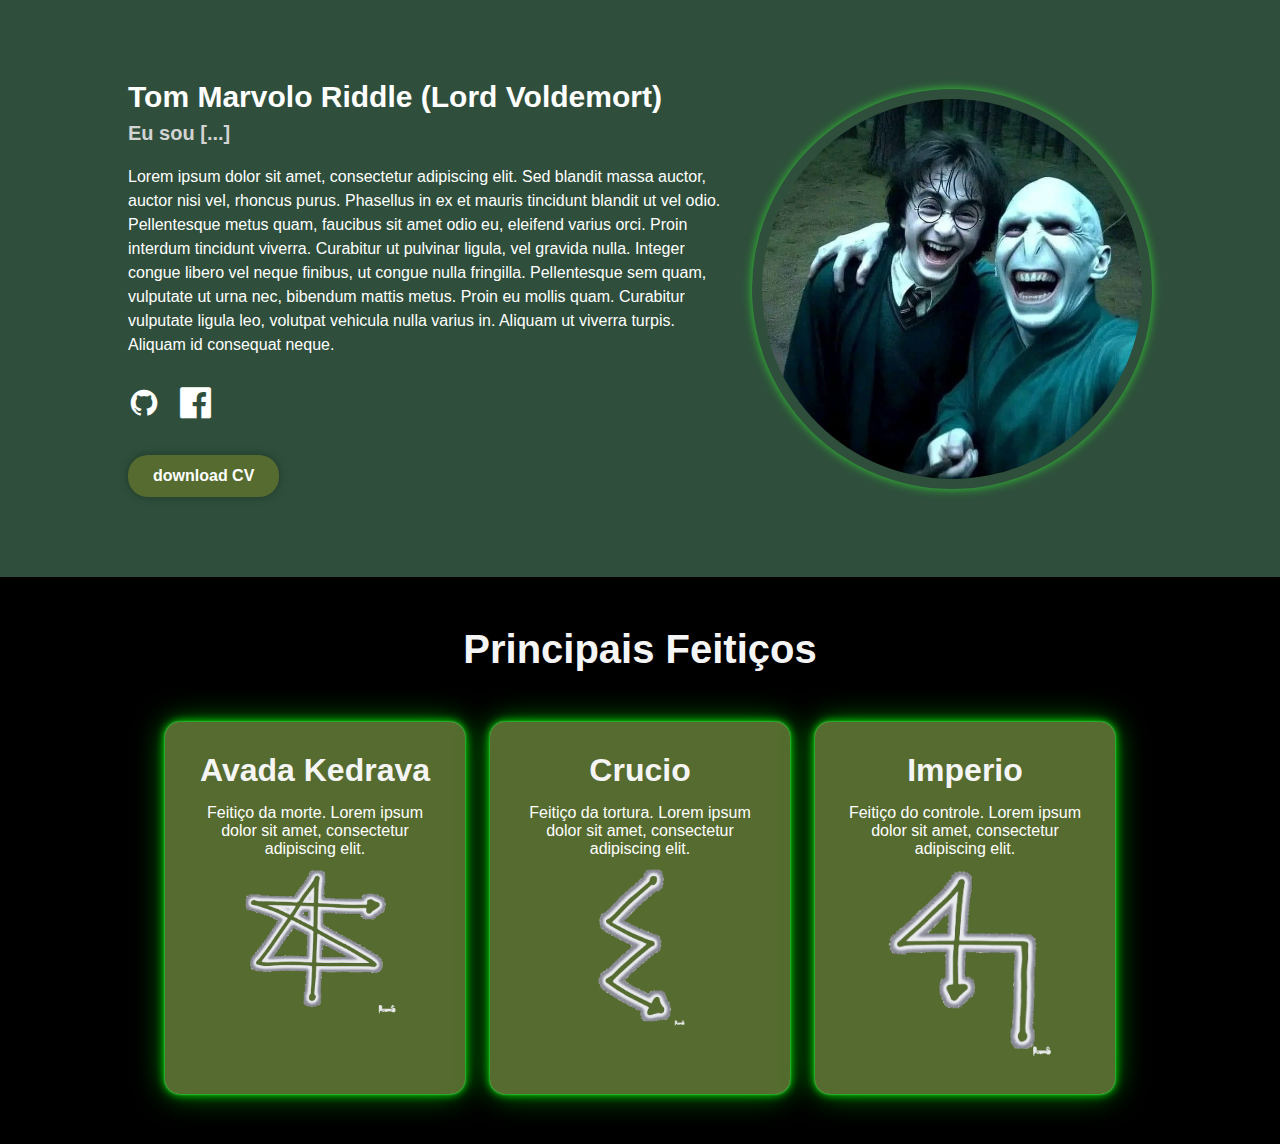
<file: docs/index.html>
<!DOCTYPE html>
<html lang="en">
<head>
    <meta charset="UTF-8">
    <meta http-equiv="X-UA-Compatible" content="IE=edge">
    <meta name="viewport" content="width=device-width, initial-scale=1.0">
    <link rel="stylesheet" href="css/style.css">
    <link rel="stylesheet" href="https://unpkg.com/boxicons@2.1.4/css/boxicons.min.css">
    <title> Meu portfólio </title>
</head>
<body> 
    <section class="home" id="home">
        <div class="home-content">
            <h1> Tom Marvolo Riddle (Lord Voldemort) </h1>
            <h3> Eu sou [...] </h3>
            <p> Lorem ipsum dolor sit amet, consectetur adipiscing elit. Sed blandit massa auctor, 
                auctor nisi vel, rhoncus purus. Phasellus in ex et mauris tincidunt blandit ut vel odio. 
                Pellentesque metus quam, faucibus sit amet odio eu, eleifend varius orci. Proin interdum 
                tincidunt viverra. Curabitur ut pulvinar ligula, vel gravida nulla. Integer congue libero 
                vel neque finibus, ut congue nulla fringilla. Pellentesque sem quam, vulputate ut urna nec, 
                bibendum mattis metus. Proin eu mollis quam. Curabitur vulputate ligula leo, volutpat vehicula 
                nulla varius in. Aliquam ut viverra turpis. Aliquam id consequat neque. </p>
                <div class="social-media">
                    <a href="https://github.com/vitoriademourabauer" target="_blank">
                        <i class="bx bxl-github"></i>
                    </a>
                    <a href="https://i.pinimg.com/1200x/49/9e/e6/499ee679627c2ba6d566d0318bcf2527.jpg" target="_blank">
                        <i class="bx-fw bx bxl-facebook-square"> </i>
                    </a>
                </div> 
               
                    <a href="img/CV VOLDEMORT.jpg" class="btn" download="CV ALEATORIO.webp" target="_blank"> download CV </a>
        </div>
        

        <div class="home-img">
            <img src="img/HP e VD.jpg" alt="Foto Perfil">
        </div>
    </section>


    <section class = "servicos" id = "servicos">
        <div class = "servicos-content">
            <h2> Principais Feitiços </h2>
            <div class = "feiticos-conteiner">
                <div class="servico-box">
                    <h3> Avada Kedrava </h3>
                    <p> Feitiço da morte. Lorem ipsum dolor sit amet, consectetur adipiscing elit. </p>
                    <img src="../docs/img/AVADAKEDAVRA PNG.png" alt="AVADAKEDAVRA" width="70%">
                </div>
                
                <div class = "servico-box">
                    <h3> Crucio </h3>
                    <p> Feitiço da tortura. Lorem ipsum dolor sit amet, consectetur adipiscing elit. </p>
                    <img src="../docs/img/CRUCIO.png" alt="AVADAKEDAVRA" width="40%">                     
                </div>

                <div class = "servico-box">
                    <h3> Imperio </h3>
                    <p> Feitiço do controle. Lorem ipsum dolor sit amet, consectetur adipiscing elit. </p>
                    <img src="../docs/img/IMPERIO PNG.png" alt="AVADAKEDAVRA" width="75%">
                </div>
            </div>
        </div>
    </section>
</body>
</html>
</file>
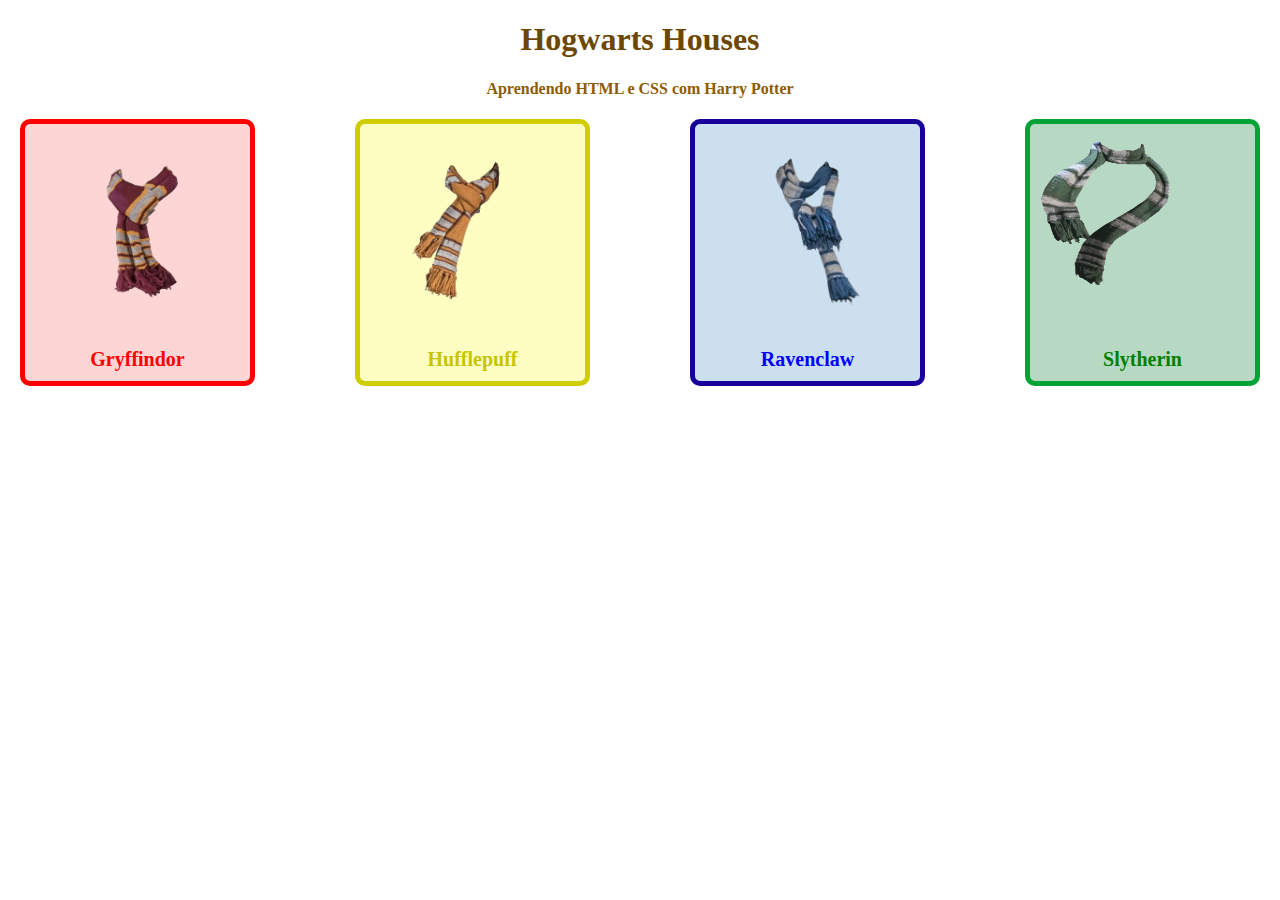
<file: Aula 14-10/html/index.html>
<!DOCTYPE html>
<html lang="en">
<head>
    <meta charset="UTF-8">
    <meta http-equiv="X-UA-Compatible" content="IE=edge">
    <meta name="viewport" content="width=device-width, initial-scale=1.0">
    <title>Exercicio aula 14/10</title>
    <link rel="stylesheet" href="../css/style.css">
</head>
<body>
    <h1> Hogwarts Houses </h1>
    <h4> Aprendendo HTML e CSS com Harry Potter </h4>

    <div class = "conteiner">
        <div class = "box1">
            <img src="../img/gryffindor.webp" alt="Bulbasar" height="200" width="225">
            <p> Gryffindor </p>
        </div>
        
        <div class = "box2">
            <img src="../img/hufflepuff.webp" alt="Bulbasar" height="200" width="225">
            <p> Hufflepuff </p>
        </div>

        <div class = "box3">
            <img src="../img/ravenclaw.webp" alt="Bulbasar" height="200" width="225">
            <p> Ravenclaw </p>
        </div>

        <div class = "box4">
            <img src="../img/slytherin.webp" alt="Bulbasar" height="200" width="225" > 
            <p> Slytherin </p>
        </div>
    </div>
</body>
</html>
</file>
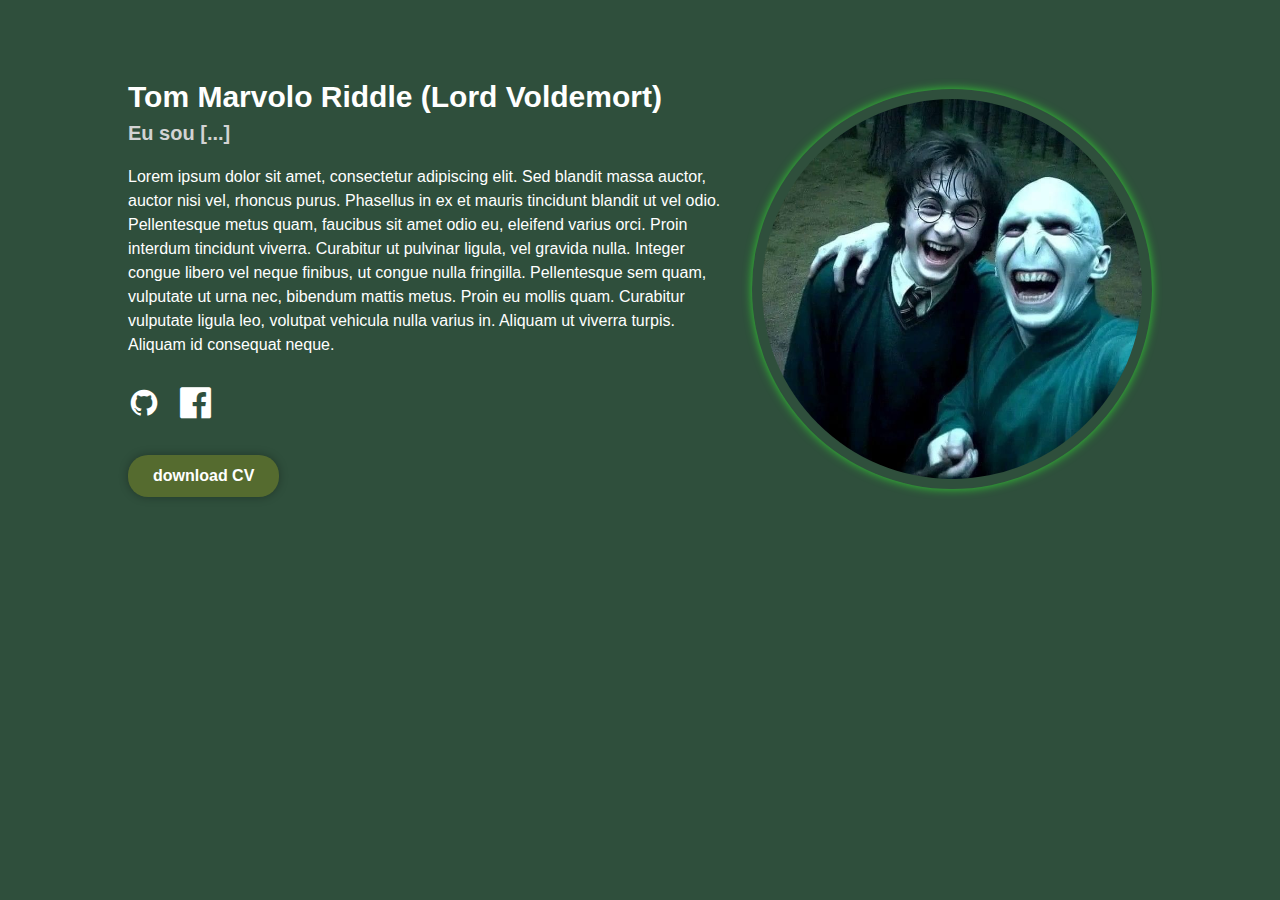
<file: docs/pages/index.html>
<!DOCTYPE html>
<html lang="en">
<head>
    <meta charset="UTF-8">
    <meta http-equiv="X-UA-Compatible" content="IE=edge">
    <meta name="viewport" content="width=device-width, initial-scale=1.0">
    <link rel="stylesheet" href="../css/style.css">
    <link rel="stylesheet" href="https://unpkg.com/boxicons@2.1.4/css/boxicons.min.css">
    <title> Meu portfólio </title>
</head>
<body> 
    <section class="home" id="home">
        <div class="home-content">
            <h1> Tom Marvolo Riddle (Lord Voldemort) </h1>
            <h3> Eu sou [...] </h3>
            <p> Lorem ipsum dolor sit amet, consectetur adipiscing elit. Sed blandit massa auctor, 
                auctor nisi vel, rhoncus purus. Phasellus in ex et mauris tincidunt blandit ut vel odio. 
                Pellentesque metus quam, faucibus sit amet odio eu, eleifend varius orci. Proin interdum 
                tincidunt viverra. Curabitur ut pulvinar ligula, vel gravida nulla. Integer congue libero 
                vel neque finibus, ut congue nulla fringilla. Pellentesque sem quam, vulputate ut urna nec, 
                bibendum mattis metus. Proin eu mollis quam. Curabitur vulputate ligula leo, volutpat vehicula 
                nulla varius in. Aliquam ut viverra turpis. Aliquam id consequat neque. </p>
                <div class="social-media">
                    <a href="https://github.com/vitoriademourabauer" target="_blank">
                        <i class="bx bxl-github"></i>
                    </a>
                    <a href="https://i.pinimg.com/1200x/49/9e/e6/499ee679627c2ba6d566d0318bcf2527.jpg" target="_blank">
                        <i class="bx-fw bx bxl-facebook-square"></i>
                    </a>
                </div> 
               
                    <a href="../img/CV VOLDEMORT.jpg" class="btn" download="CV ALEATORIO.webp" target="_blank"> download CV </a>
        </div>
        
        <div class="home-img">
            <img src="../img/HP e VD.jpg" alt="Foto Perfil">
        </div>
    </section>
</body>
</html>
</file>
<file: docs/css/style.css>
* {
    margin: 0;
    padding: 0;
    box-sizing: border-box;
    font-family: 'Segoe UI', Tahoma, Geneva, Verdana, sans-serif;
}

body {
    background-color: rgb(47, 79, 60);
    color: white;
}

.home {
    display: flex;
    align-items: center;
    justify-content: space-between;
    padding: 80px 10%;
    flex-wrap: wrap;
}

.home-content {
    max-width: 600px;
}

.home-content h1 {
    font-size: 30px; 
    color: white;
    margin-bottom: 8px; 
}

.home-content h3 {
    font-size: 20px; 
    color: lightgray;
    margin-bottom: 20px;
}

.home-content p {
    font-size: 16px;
    line-height: 1.5rem;
    margin-bottom: 30px;
}

.social-media {
    display: flex;
    gap: 15px;
    margin-bottom: 30px;
}

.social-media a {
    font-size: 32px;
    color: white;
    transition: all 0.6s ease;
}

.social-media a:hover {
    transform: scale(1.3);
    text-shadow: 0 0 5px rgb(0, 0, 0), 0 0 25px lime, 0 0 40px green;
}

.btn {
    display: inline-block;
    padding: 12px 25px;
    background-color: darkolivegreen;
    color: white;
    text-decoration: none;
    border-radius: 20px;
    font-weight: bold;
    transition: all 0.8s ease;
    box-shadow: 0 0 10px rgba(0, 0, 0, 0.3);
}

.btn:hover {
    background-color: darkgreen;
    transform: scale(1.3);
    box-shadow: 0 0 5px rgb(0, 0, 0), 0 0 25px lime, 0 0 40px green;
    
}

.home-img {
    max-width: 400px;
    flex: 1;
    display: flex;
    justify-content: center;
}

.home-img img {
    width: 100%;
    border-radius: 200px;
    padding: 10px;
    box-shadow: 0 0 10px limegreen;
    transition: all 0.8s ease;
}

.home-img img:hover {
    transform: scale(1.1);
    box-shadow: 0 0 20px lime, 0 0 40px limegreen, 0 0 60px green;
}

@media (max-width: 900px) {
    .home {
        flex-direction: column-reverse;
        padding: 50px 5%;
        text-align: center;
    }

    .home-content {
        justify-content: center;
    }

    .social-media {
        justify-content: center;
    }

    .home-img {
        margin-bottom: 30px;
    }
}

.servicos {
    background-color: black;
    padding: 50px 20px;
    text-align: center;
}

.servicos-content h2 {
    font-size: 2.5rem;
    color: whitesmoke;
    margin-bottom: 50px;
}

.feiticos-conteiner {
    display: flex;
    flex-wrap: wrap;
    justify-content: center;
    gap: 25px;
}

.servico-box {
    background-color: darkolivegreen;
    border-radius: 15px;
    padding: 30px;
    max-width: 300px;
    width: 100%;
    box-shadow: 0 0 2px lightgreen, 0 0 10px lime, 0 0 30px green;
}

.servico-box h3 {
    font-size: 2rem;
    color: whitesmoke;
    margin-bottom: 15px;
    transition: all 0.8s ease;
}

.servico-box h3:hover {
    transform: scale(1.2);
    text-shadow: 0 0 5px rgb(0, 0, 0), 0 0 25px lime, 0 0 40px green;
}

.servico-box p {
    color: rgb(255, 255, 255);
    font-size: 1rem;
}
</file>
<file: Aula 14-10/css/style.css>
h1 {
    color: rgb(109, 71, 0);
    text-align: center;
}

h4 {
    color: rgb(141, 92, 0);
    text-align: center;
}

.conteiner {
    display: flex;
    justify-content: center;
    flex-wrap: wrap;
    gap: 100px;

}

.conteiner .box1 {
    border: 5px solid;
    border-color: red;
    border-radius: 10px;
    background-color: rgba(247, 47, 47, 0.199);
    
}

.conteiner .box2 {
    border: 5px solid;
    border-color: rgb(207, 204, 0);
    border-radius: 10px;
    background-color: rgba(255, 251, 0, 0.24);
}

.conteiner .box3 {
    border: 5px solid;
    border-color: rgb(24, 1, 155);
    border-radius: 10px;
    background-color: rgba(0, 96, 175, 0.205)
}

.conteiner .box4 {
    border: 5px solid;
    border-color: rgb(0, 163, 54);
    border-radius: 10px;
    background-color: rgba(2, 119, 41, 0.288);
}

.conteiner .box1 p {
    text-align: center;
    font-weight: bold;
    font-size: 20px;
    color: red;
    margin-bottom: 10px;
}

.conteiner .box2 p {
    text-align: center;
    font-weight: bold;
    font-size: 20px;
    color: rgb(199, 196, 3);
    margin-bottom: 10px;
}

.conteiner .box3 p {
    text-align: center;
    font-weight: bold;
    font-size: 20px;
    color: blue;
    margin-bottom: 10px;
}

.conteiner .box4 p {
    text-align: center;
    font-weight: bold;
    font-size: 20px;
    color: green;
    margin-bottom: 10px;
}
</file>
